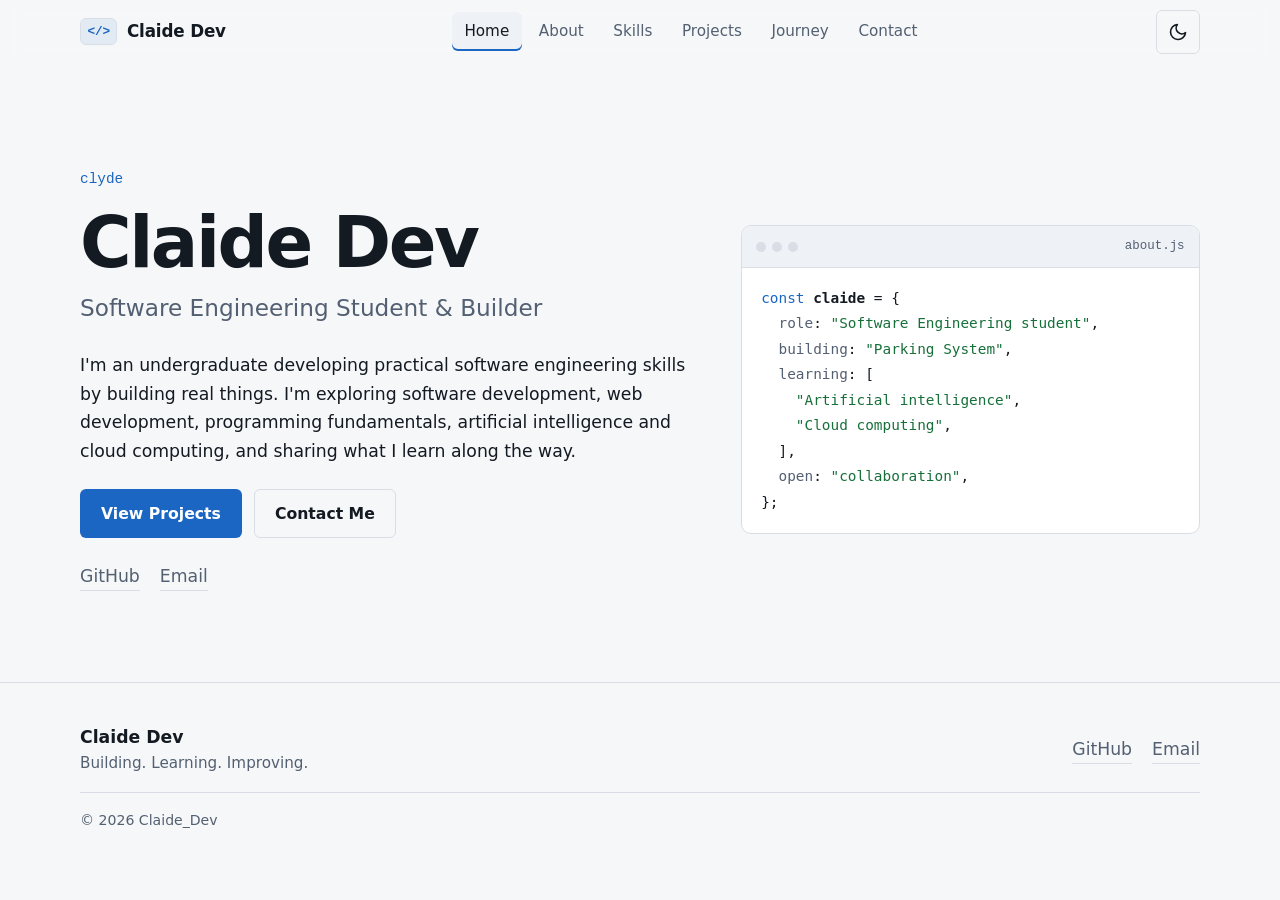
<file: index.html>
<!DOCTYPE html>
<html lang="en" data-theme="dark">
<head>
  <meta charset="utf-8">
  <meta name="viewport" content="width=device-width, initial-scale=1">
  <title>Claide Dev | Home</title>
  <meta name="description" content="Portfolio of Claide Mukabwa, a software engineering student and builder.">
  <meta name="author" content="Claide Mukabwa">
  <meta name="theme-color" content="#10161f">
  <link rel="icon" href="favicon.svg" type="image/svg+xml">
  <link rel="stylesheet" href="style.css">
  <script>
    (function () {
      var t = null;
      try { t = localStorage.getItem('theme'); } catch (e) {}
      if (t !== 'light' && t !== 'dark') {
        t = window.matchMedia && window.matchMedia('(prefers-color-scheme: light)').matches ? 'light' : 'dark';
      }
      document.documentElement.setAttribute('data-theme', t);
    })();
  </script>
</head>
<body>
  <a class="skip-link" href="#main">Skip to content</a>
  <div class="progress" aria-hidden="true"><div class="progress__bar" id="progressBar"></div></div>
  <header class="site-header" id="siteHeader">
    <div class="container nav">
      <a class="logo" href="index.html" aria-label="Claide Dev, home"><span class="logo__mark" aria-hidden="true">&lt;/&gt;</span><span>Claide Dev</span></a>
      <nav id="primaryNav" class="nav__menu" aria-label="Primary">
        <ul class="nav__list">
          <li><a href="index.html" class="nav__link">Home</a></li><li><a href="about.html" class="nav__link">About</a></li>
          <li><a href="skills.html" class="nav__link">Skills</a></li><li><a href="projects.html" class="nav__link">Projects</a></li>
          <li><a href="journey.html" class="nav__link">Journey</a></li><li><a href="contact.html" class="nav__link">Contact</a></li>
        </ul>
      </nav>
      <div class="nav__actions">
        <button class="icon-btn" id="themeToggle" type="button" aria-label="Switch to light theme"><svg class="icon icon--moon" viewBox="0 0 24 24" aria-hidden="true"><path d="M21 12.8A9 9 0 1 1 11.2 3a7 7 0 0 0 9.8 9.8z" fill="none" stroke="currentColor" stroke-width="2" stroke-linejoin="round"/></svg><svg class="icon icon--sun" viewBox="0 0 24 24" aria-hidden="true"><circle cx="12" cy="12" r="4" fill="none" stroke="currentColor" stroke-width="2"/><path d="M12 2v2M12 20v2M2 12h2M20 12h2M4.9 4.9l1.4 1.4M17.7 17.7l1.4 1.4M4.9 19.1l1.4-1.4M17.7 6.3l1.4-1.4" stroke="currentColor" stroke-width="2" stroke-linecap="round"/></svg></button>
        <button class="icon-btn nav__toggle" id="navToggle" type="button" aria-label="Open menu" aria-expanded="false" aria-controls="primaryNav"><svg class="icon" viewBox="0 0 24 24" aria-hidden="true"><path class="bar bar--1" d="M4 7h16" stroke="currentColor" stroke-width="2" stroke-linecap="round"/><path class="bar bar--2" d="M4 12h16" stroke="currentColor" stroke-width="2" stroke-linecap="round"/><path class="bar bar--3" d="M4 17h16" stroke="currentColor" stroke-width="2" stroke-linecap="round"/></svg></button>
      </div>
    </div>
  </header>
  <main id="main">
    <section class="hero" aria-labelledby="hero-title">
      <div class="container hero__grid">
        <div class="hero__copy">
          <p class="hero__kicker">clyde</p>
          <h1 id="hero-title" class="hero__title">Claide Dev</h1>
          <p class="hero__role">Software Engineering Student &amp; Builder</p>
          <p class="hero__intro">I'm an undergraduate developing practical software engineering skills by building real things. I'm exploring software development, web development, programming fundamentals, artificial intelligence and cloud computing, and sharing what I learn along the way.</p>
          <div class="btn-row"><a class="btn btn--primary" href="projects.html">View Projects</a><a class="btn btn--ghost" href="contact.html">Contact Me</a></div>
          <ul class="social" aria-label="Professional links"><li><a href="https://github.com/Clyde9189" target="_blank" rel="noopener noreferrer">GitHub<span class="sr-only"> (opens in a new tab)</span></a></li><li><a href="mailto:clydecyan91@gmail.com">Email</a></li></ul>
        </div>
        <figure class="hero__panel" aria-label="A short snapshot written as code">
          <div class="panel__bar" aria-hidden="true"><span></span><span></span><span></span><em>about.js</em></div>
          <pre class="panel__code"><code><span class="c-k">const</span> <span class="c-v">claide</span> = {
  <span class="c-p">role</span>: <span class="c-s">"Software Engineering student"</span>,
  <span class="c-p">building</span>: <span class="c-s">"Parking System"</span>,
  <span class="c-p">learning</span>: [
    <span class="c-s">"Artificial intelligence"</span>,
    <span class="c-s">"Cloud computing"</span>,
  ],
  <span class="c-p">open</span>: <span class="c-s">"collaboration"</span>,
};</code></pre>
        </figure>
      </div>
    </section>
  </main>
  <footer class="site-footer"><div class="container footer"><div><p class="footer__brand">Claide Dev</p><p class="footer__tag">Building. Learning. Improving.</p></div><ul class="social" aria-label="Footer links"><li><a href="https://github.com/Clyde9189" target="_blank" rel="noopener noreferrer">GitHub<span class="sr-only"> (opens in a new tab)</span></a></li><li><a href="mailto:clydecyan91@gmail.com">Email</a></li></ul><p class="footer__copy">&copy; <span id="year">2026</span> Claide_Dev</p></div></footer>
  <button class="to-top" id="toTop" type="button" aria-label="Back to top" hidden><svg class="icon" viewBox="0 0 24 24" aria-hidden="true"><path d="M12 19V5M5 12l7-7 7 7" fill="none" stroke="currentColor" stroke-width="2" stroke-linecap="round" stroke-linejoin="round"/></svg></button>
  <script src="script.js" defer></script>
</body>
</html>
</file>
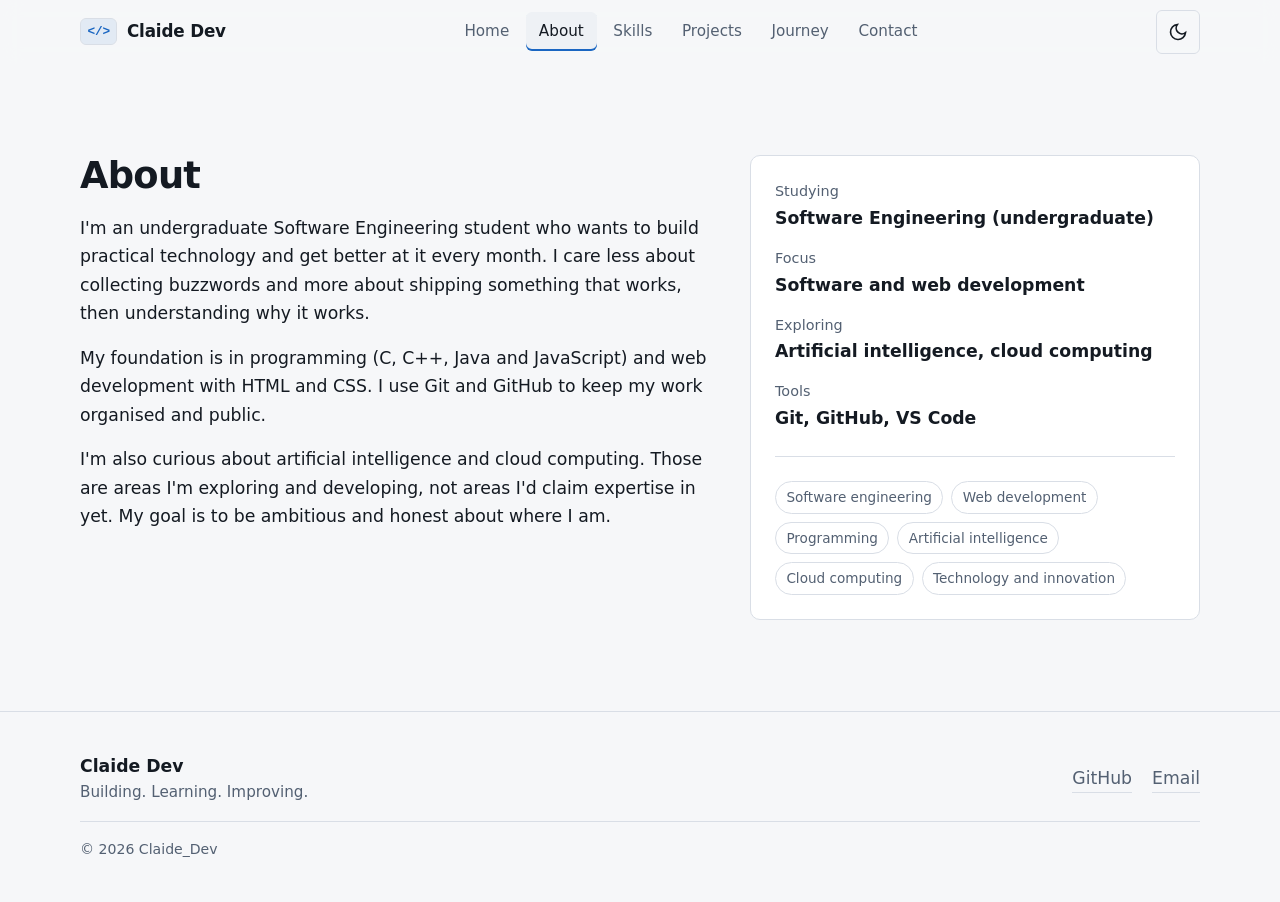
<file: about.html>
<!DOCTYPE html>
<html lang="en" data-theme="dark">
<head>
  <meta charset="utf-8"><meta name="viewport" content="width=device-width, initial-scale=1">
  <title>Claide Dev | About</title><meta name="description" content="About Claide Mukabwa, a software engineering student and builder."><meta name="theme-color" content="#10161f">
  <link rel="icon" href="favicon.svg" type="image/svg+xml"><link rel="stylesheet" href="style.css">
  <script>(function(){var t=null;try{t=localStorage.getItem('theme')}catch(e){}if(t!=='light'&&t!=='dark'){t=window.matchMedia&&window.matchMedia('(prefers-color-scheme: light)').matches?'light':'dark'}document.documentElement.setAttribute('data-theme',t)})();</script>
</head>
<body>
  <a class="skip-link" href="#main">Skip to content</a><div class="progress" aria-hidden="true"><div class="progress__bar" id="progressBar"></div></div>
  <header class="site-header" id="siteHeader"><div class="container nav">
    <a class="logo" href="index.html" aria-label="Claide Dev, home"><span class="logo__mark" aria-hidden="true">&lt;/&gt;</span><span>Claide Dev</span></a>
    <nav id="primaryNav" class="nav__menu" aria-label="Primary"><ul class="nav__list">
      <li><a href="index.html" class="nav__link">Home</a></li><li><a href="about.html" class="nav__link">About</a></li><li><a href="skills.html" class="nav__link">Skills</a></li><li><a href="projects.html" class="nav__link">Projects</a></li><li><a href="journey.html" class="nav__link">Journey</a></li><li><a href="contact.html" class="nav__link">Contact</a></li>
    </ul></nav>
    <div class="nav__actions"><button class="icon-btn" id="themeToggle" type="button" aria-label="Switch to light theme"><svg class="icon icon--moon" viewBox="0 0 24 24" aria-hidden="true"><path d="M21 12.8A9 9 0 1 1 11.2 3a7 7 0 0 0 9.8 9.8z" fill="none" stroke="currentColor" stroke-width="2"/></svg><svg class="icon icon--sun" viewBox="0 0 24 24" aria-hidden="true"><circle cx="12" cy="12" r="4" fill="none" stroke="currentColor" stroke-width="2"/><path d="M12 2v2M12 20v2M2 12h2M20 12h2" stroke="currentColor" stroke-width="2"/></svg></button><button class="icon-btn nav__toggle" id="navToggle" type="button" aria-label="Open menu" aria-expanded="false" aria-controls="primaryNav"><svg class="icon" viewBox="0 0 24 24" aria-hidden="true"><path class="bar bar--1" d="M4 7h16" stroke="currentColor" stroke-width="2"/><path class="bar bar--2" d="M4 12h16" stroke="currentColor" stroke-width="2"/><path class="bar bar--3" d="M4 17h16" stroke="currentColor" stroke-width="2"/></svg></button></div>
  </div></header>
  <main id="main"><section class="section" aria-labelledby="about-title"><div class="container about">
    <div><h1 id="about-title" class="section__title">About</h1><div class="prose">
      <p>I'm an undergraduate Software Engineering student who wants to build practical technology and get better at it every month. I care less about collecting buzzwords and more about shipping something that works, then understanding why it works.</p>
      <p>My foundation is in programming (C, C++, Java and JavaScript) and web development with HTML and CSS. I use Git and GitHub to keep my work organised and public.</p>
      <p>I'm also curious about artificial intelligence and cloud computing. Those are areas I'm exploring and developing, not areas I'd claim expertise in yet. My goal is to be ambitious and honest about where I am.</p>
    </div></div>
    <aside class="facts" aria-label="Quick facts"><dl><div><dt>Studying</dt><dd>Software Engineering (undergraduate)</dd></div><div><dt>Focus</dt><dd>Software and web development</dd></div><div><dt>Exploring</dt><dd>Artificial intelligence, cloud computing</dd></div><div><dt>Tools</dt><dd>Git, GitHub, VS Code</dd></div></dl><ul class="tags" aria-label="Interests"><li>Software engineering</li><li>Web development</li><li>Programming</li><li>Artificial intelligence</li><li>Cloud computing</li><li>Technology and innovation</li></ul></aside>
  </div></section></main>
  <footer class="site-footer"><div class="container footer"><div><p class="footer__brand">Claide Dev</p><p class="footer__tag">Building. Learning. Improving.</p></div><ul class="social" aria-label="Footer links"><li><a href="https://github.com/Clyde9189" target="_blank" rel="noopener noreferrer">GitHub</a></li><li><a href="mailto:clydecyan91@gmail.com">Email</a></li></ul><p class="footer__copy">&copy; <span id="year">2026</span> Claide_Dev</p></div></footer>
  <button class="to-top" id="toTop" type="button" aria-label="Back to top" hidden><svg class="icon" viewBox="0 0 24 24" aria-hidden="true"><path d="M12 19V5M5 12l7-7 7 7" fill="none" stroke="currentColor" stroke-width="2"/></svg></button><script src="script.js" defer></script>
</body></html>
</file>
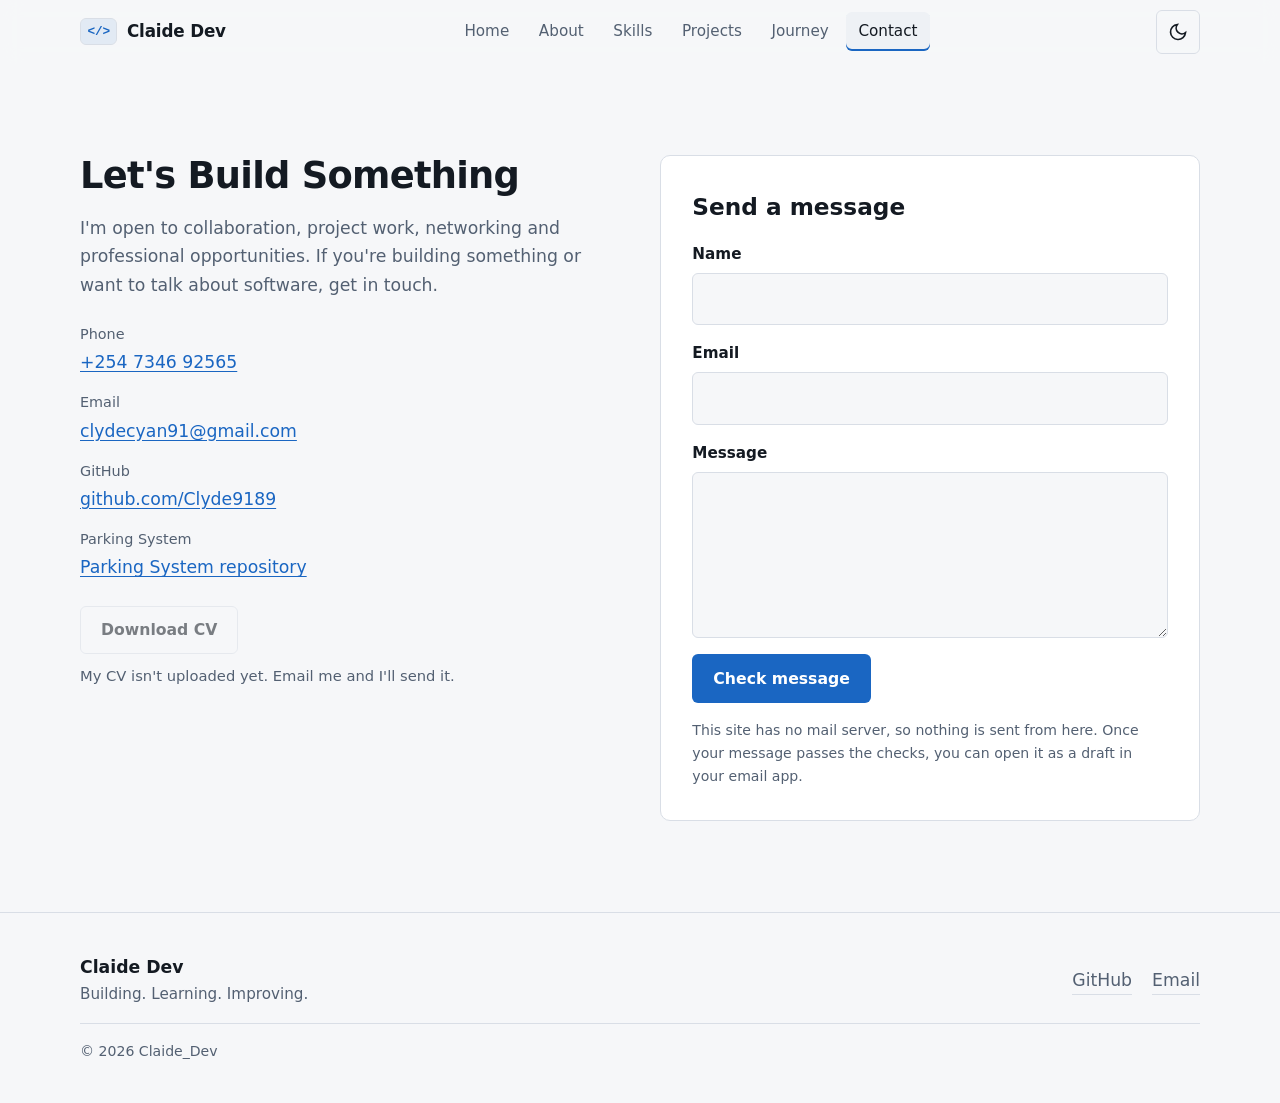
<file: contact.html>
<!DOCTYPE html>
<html lang="en" data-theme="dark">
<head><meta charset="utf-8"><meta name="viewport" content="width=device-width, initial-scale=1"><title>Claide Dev | Contact</title><meta name="description" content="Contact Claide Mukabwa about software projects and collaboration."><meta name="theme-color" content="#10161f"><link rel="icon" href="favicon.svg" type="image/svg+xml"><link rel="stylesheet" href="style.css"><script>(function(){var t=null;try{t=localStorage.getItem('theme')}catch(e){}if(t!=='light'&&t!=='dark'){t=window.matchMedia&&window.matchMedia('(prefers-color-scheme: light)').matches?'light':'dark'}document.documentElement.setAttribute('data-theme',t)})();</script></head>
<body><a class="skip-link" href="#main">Skip to content</a><div class="progress" aria-hidden="true"><div class="progress__bar" id="progressBar"></div></div>
<header class="site-header" id="siteHeader"><div class="container nav"><a class="logo" href="index.html" aria-label="Claide Dev, home"><span class="logo__mark" aria-hidden="true">&lt;/&gt;</span><span>Claide Dev</span></a><nav id="primaryNav" class="nav__menu" aria-label="Primary"><ul class="nav__list"><li><a href="index.html" class="nav__link">Home</a></li><li><a href="about.html" class="nav__link">About</a></li><li><a href="skills.html" class="nav__link">Skills</a></li><li><a href="projects.html" class="nav__link">Projects</a></li><li><a href="journey.html" class="nav__link">Journey</a></li><li><a href="contact.html" class="nav__link">Contact</a></li></ul></nav><div class="nav__actions"><button class="icon-btn" id="themeToggle" type="button" aria-label="Switch to light theme"><svg class="icon icon--moon" viewBox="0 0 24 24" aria-hidden="true"><path d="M21 12.8A9 9 0 1 1 11.2 3a7 7 0 0 0 9.8 9.8z" fill="none" stroke="currentColor" stroke-width="2"/></svg><svg class="icon icon--sun" viewBox="0 0 24 24" aria-hidden="true"><circle cx="12" cy="12" r="4" fill="none" stroke="currentColor" stroke-width="2"/></svg></button><button class="icon-btn nav__toggle" id="navToggle" type="button" aria-label="Open menu" aria-expanded="false" aria-controls="primaryNav"><svg class="icon" viewBox="0 0 24 24" aria-hidden="true"><path class="bar bar--1" d="M4 7h16"/><path class="bar bar--2" d="M4 12h16"/><path class="bar bar--3" d="M4 17h16"/></svg></button></div></div></header>
<main id="main"><section class="section" aria-labelledby="contact-title"><div class="container contact"><div><h1 id="contact-title" class="section__title">Let's Build Something</h1><p class="section__lead">I'm open to collaboration, project work, networking and professional opportunities. If you're building something or want to talk about software, get in touch.</p><ul class="contact__list"><li><span class="contact__label">Phone</span><a href="tel:+254734692565">+254 7346 92565</a></li><li><span class="contact__label">Email</span><a href="mailto:clydecyan91@gmail.com">clydecyan91@gmail.com</a></li><li><span class="contact__label">GitHub</span><a href="https://github.com/Clyde9189" target="_blank" rel="noopener noreferrer">github.com/Clyde9189<span class="sr-only"> (opens in a new tab)</span></a></li><li><span class="contact__label">Parking System</span><a href="https://github.com/Clyde9189/PARKING-SYSTEM.0.git" target="_blank" rel="noopener noreferrer">Parking System repository</a></li></ul><div class="cv"><a class="btn btn--ghost" id="cvButton" href="assets/Clyde.cv.pdf" download>Download CV</a><p class="cv__note" id="cvNote" hidden>My CV isn't uploaded yet. Email me and I'll send it.</p></div></div>
<form class="form" id="contactForm" novalidate><h2 class="form__title">Send a message</h2><div class="field"><label for="name">Name</label><input id="name" name="name" type="text" autocomplete="name" required aria-describedby="name-error"><p class="field__error" id="name-error" role="alert"></p></div><div class="field"><label for="email">Email</label><input id="email" name="email" type="email" autocomplete="email" required aria-describedby="email-error"><p class="field__error" id="email-error" role="alert"></p></div><div class="field"><label for="message">Message</label><textarea id="message" name="message" rows="5" required aria-describedby="message-error"></textarea><p class="field__error" id="message-error" role="alert"></p></div><button class="btn btn--primary" type="submit">Check message</button><div class="form__status" id="formStatus" role="status" aria-live="polite"></div><p class="form__hint">This site has no mail server, so nothing is sent from here. Once your message passes the checks, you can open it as a draft in your email app.</p></form></div></section></main>
<footer class="site-footer"><div class="container footer"><div><p class="footer__brand">Claide Dev</p><p class="footer__tag">Building. Learning. Improving.</p></div><ul class="social" aria-label="Footer links"><li><a href="https://github.com/Clyde9189" target="_blank" rel="noopener noreferrer">GitHub</a></li><li><a href="mailto:clydecyan91@gmail.com">Email</a></li></ul><p class="footer__copy">&copy; <span id="year">2026</span> Claide_Dev</p></div></footer><button class="to-top" id="toTop" type="button" aria-label="Back to top" hidden><svg class="icon" viewBox="0 0 24 24" aria-hidden="true"><path d="M12 19V5M5 12l7-7 7 7" fill="none" stroke="currentColor" stroke-width="2"/></svg></button><script src="script.js" defer></script></body></html>
</file>
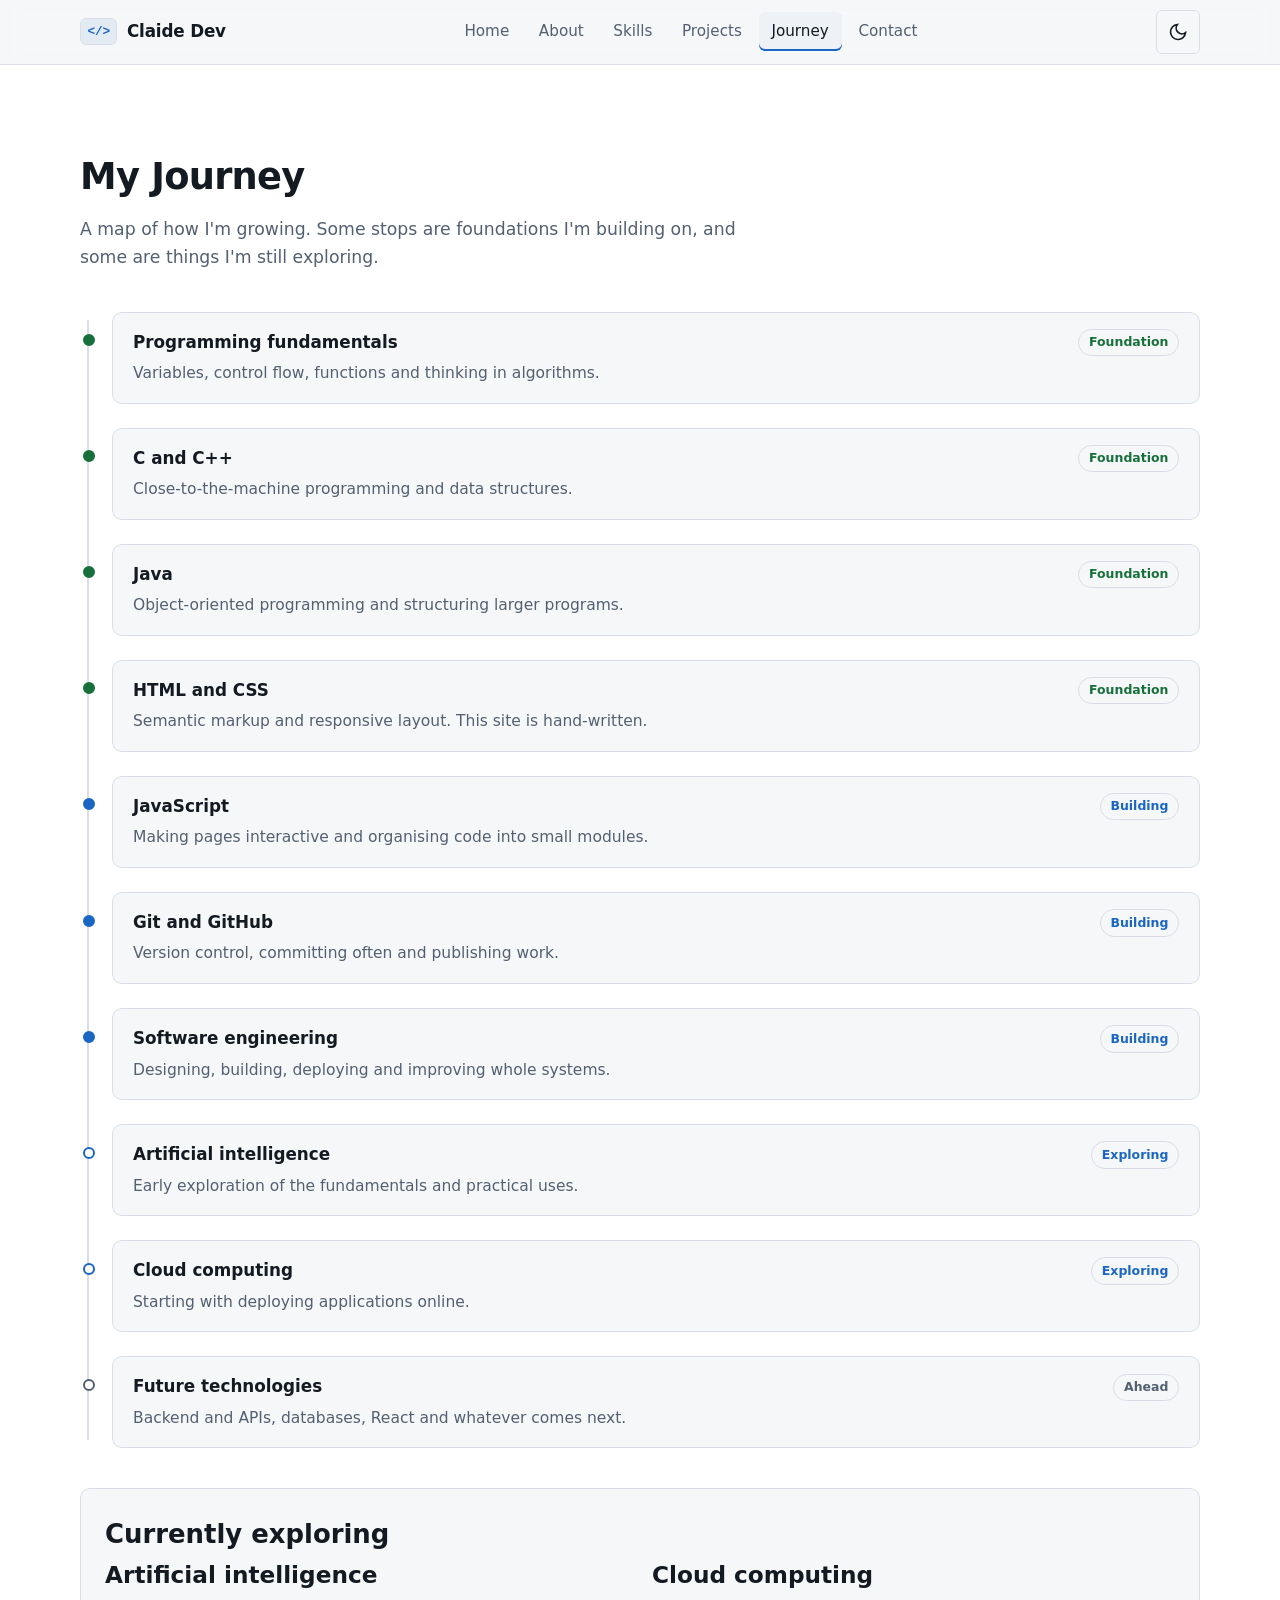
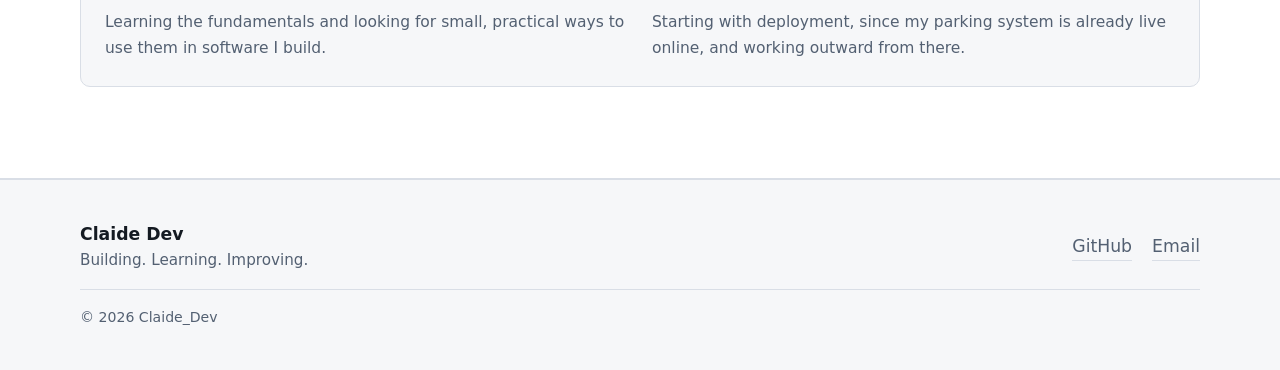
<file: journey.html>
<!DOCTYPE html>
<html lang="en" data-theme="dark">
<head><meta charset="utf-8"><meta name="viewport" content="width=device-width, initial-scale=1"><title>Claide Dev | Journey</title><meta name="description" content="Follow Claide's software engineering learning journey."><meta name="theme-color" content="#10161f"><link rel="icon" href="favicon.svg" type="image/svg+xml"><link rel="stylesheet" href="style.css"><script>(function(){var t=null;try{t=localStorage.getItem('theme')}catch(e){}if(t!=='light'&&t!=='dark'){t=window.matchMedia&&window.matchMedia('(prefers-color-scheme: light)').matches?'light':'dark'}document.documentElement.setAttribute('data-theme',t)})();</script></head>
<body><a class="skip-link" href="#main">Skip to content</a><div class="progress" aria-hidden="true"><div class="progress__bar" id="progressBar"></div></div>
<header class="site-header" id="siteHeader"><div class="container nav"><a class="logo" href="index.html" aria-label="Claide Dev, home"><span class="logo__mark" aria-hidden="true">&lt;/&gt;</span><span>Claide Dev</span></a><nav id="primaryNav" class="nav__menu" aria-label="Primary"><ul class="nav__list"><li><a href="index.html" class="nav__link">Home</a></li><li><a href="about.html" class="nav__link">About</a></li><li><a href="skills.html" class="nav__link">Skills</a></li><li><a href="projects.html" class="nav__link">Projects</a></li><li><a href="journey.html" class="nav__link">Journey</a></li><li><a href="contact.html" class="nav__link">Contact</a></li></ul></nav><div class="nav__actions"><button class="icon-btn" id="themeToggle" type="button" aria-label="Switch to light theme"><svg class="icon icon--moon" viewBox="0 0 24 24" aria-hidden="true"><path d="M21 12.8A9 9 0 1 1 11.2 3a7 7 0 0 0 9.8 9.8z" fill="none" stroke="currentColor" stroke-width="2"/></svg><svg class="icon icon--sun" viewBox="0 0 24 24" aria-hidden="true"><circle cx="12" cy="12" r="4" fill="none" stroke="currentColor" stroke-width="2"/></svg></button><button class="icon-btn nav__toggle" id="navToggle" type="button" aria-label="Open menu" aria-expanded="false" aria-controls="primaryNav"><svg class="icon" viewBox="0 0 24 24" aria-hidden="true"><path class="bar bar--1" d="M4 7h16"/><path class="bar bar--2" d="M4 12h16"/><path class="bar bar--3" d="M4 17h16"/></svg></button></div></div></header>
<main id="main"><section class="section section--alt" aria-labelledby="journey-title"><div class="container"><h1 id="journey-title" class="section__title">My Journey</h1><p class="section__lead">A map of how I'm growing. Some stops are foundations I'm building on, and some are things I'm still exploring.</p><ol class="timeline" id="timeline"></ol><div class="exploring reveal"><h2>Currently exploring</h2><div class="exploring__grid"><div><h3>Artificial intelligence</h3><p>Learning the fundamentals and looking for small, practical ways to use them in software I build.</p></div><div><h3>Cloud computing</h3><p>Starting with deployment, since my parking system is already live online, and working outward from there.</p></div></div></div></div></section></main>
<footer class="site-footer"><div class="container footer"><div><p class="footer__brand">Claide Dev</p><p class="footer__tag">Building. Learning. Improving.</p></div><ul class="social" aria-label="Footer links"><li><a href="https://github.com/Clyde9189" target="_blank" rel="noopener noreferrer">GitHub</a></li><li><a href="mailto:clydecyan91@gmail.com">Email</a></li></ul><p class="footer__copy">&copy; <span id="year">2026</span> Claide_Dev</p></div></footer><button class="to-top" id="toTop" type="button" aria-label="Back to top" hidden><svg class="icon" viewBox="0 0 24 24" aria-hidden="true"><path d="M12 19V5M5 12l7-7 7 7" fill="none" stroke="currentColor" stroke-width="2"/></svg></button><script src="script.js" defer></script></body></html>
</file>
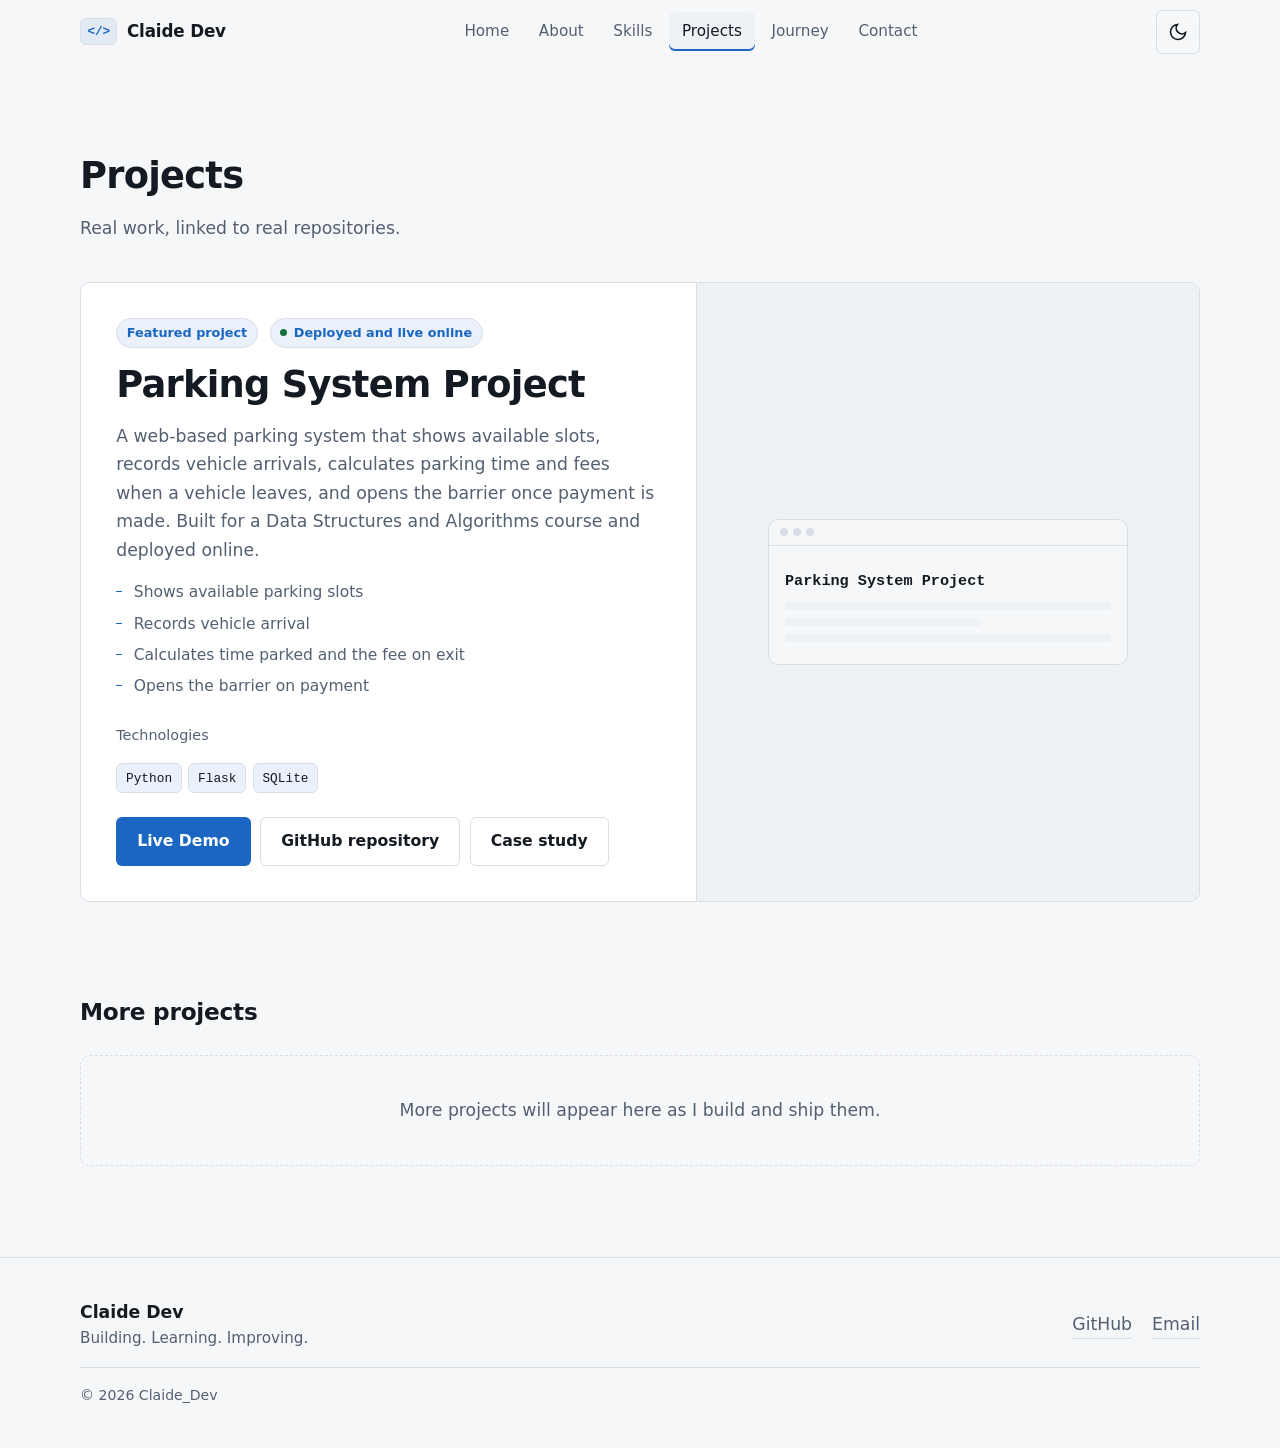
<file: projects.html>
<!DOCTYPE html>
<html lang="en" data-theme="dark">
<head><meta charset="utf-8"><meta name="viewport" content="width=device-width, initial-scale=1"><title>Claide Dev | Projects</title><meta name="description" content="Software projects built by Claide Mukabwa."><meta name="theme-color" content="#10161f"><link rel="icon" href="favicon.svg" type="image/svg+xml"><link rel="stylesheet" href="style.css"><script>(function(){var t=null;try{t=localStorage.getItem('theme')}catch(e){}if(t!=='light'&&t!=='dark'){t=window.matchMedia&&window.matchMedia('(prefers-color-scheme: light)').matches?'light':'dark'}document.documentElement.setAttribute('data-theme',t)})();</script></head>
<body><a class="skip-link" href="#main">Skip to content</a><div class="progress" aria-hidden="true"><div class="progress__bar" id="progressBar"></div></div>
<header class="site-header" id="siteHeader"><div class="container nav"><a class="logo" href="index.html" aria-label="Claide Dev, home"><span class="logo__mark" aria-hidden="true">&lt;/&gt;</span><span>Claide Dev</span></a><nav id="primaryNav" class="nav__menu" aria-label="Primary"><ul class="nav__list"><li><a href="index.html" class="nav__link">Home</a></li><li><a href="about.html" class="nav__link">About</a></li><li><a href="skills.html" class="nav__link">Skills</a></li><li><a href="projects.html" class="nav__link">Projects</a></li><li><a href="journey.html" class="nav__link">Journey</a></li><li><a href="contact.html" class="nav__link">Contact</a></li></ul></nav><div class="nav__actions"><button class="icon-btn" id="themeToggle" type="button" aria-label="Switch to light theme"><svg class="icon icon--moon" viewBox="0 0 24 24" aria-hidden="true"><path d="M21 12.8A9 9 0 1 1 11.2 3a7 7 0 0 0 9.8 9.8z" fill="none" stroke="currentColor" stroke-width="2"/></svg><svg class="icon icon--sun" viewBox="0 0 24 24" aria-hidden="true"><circle cx="12" cy="12" r="4" fill="none" stroke="currentColor" stroke-width="2"/></svg></button><button class="icon-btn nav__toggle" id="navToggle" type="button" aria-label="Open menu" aria-expanded="false" aria-controls="primaryNav"><svg class="icon" viewBox="0 0 24 24" aria-hidden="true"><path class="bar bar--1" d="M4 7h16"/><path class="bar bar--2" d="M4 12h16"/><path class="bar bar--3" d="M4 17h16"/></svg></button></div></div></header>
<main id="main"><section class="section" aria-labelledby="projects-title"><div class="container"><h1 id="projects-title" class="section__title">Projects</h1><p class="section__lead">Real work, linked to real repositories.</p><div id="featuredProject" class="featured reveal"></div><div class="projects-head"><h2 class="projects-head__title">More projects</h2><div class="filters" id="projectFilters" role="group" aria-label="Filter projects by category" hidden></div></div><div class="project-grid" id="projectGrid" aria-live="polite"></div></div></section></main>
<footer class="site-footer"><div class="container footer"><div><p class="footer__brand">Claide Dev</p><p class="footer__tag">Building. Learning. Improving.</p></div><ul class="social" aria-label="Footer links"><li><a href="https://github.com/Clyde9189" target="_blank" rel="noopener noreferrer">GitHub</a></li><li><a href="mailto:clydecyan91@gmail.com">Email</a></li></ul><p class="footer__copy">&copy; <span id="year">2026</span> Claide_Dev</p></div></footer><button class="to-top" id="toTop" type="button" aria-label="Back to top" hidden><svg class="icon" viewBox="0 0 24 24" aria-hidden="true"><path d="M12 19V5M5 12l7-7 7 7" fill="none" stroke="currentColor" stroke-width="2"/></svg></button>
<dialog class="dialog" id="caseDialog" aria-labelledby="caseTitle"><div class="dialog__head"><h2 id="caseTitle" class="dialog__title">Case study</h2><button class="icon-btn" type="button" id="caseClose" aria-label="Close case study"><svg class="icon" viewBox="0 0 24 24" aria-hidden="true"><path d="M6 6l12 12M18 6 6 18" stroke="currentColor" stroke-width="2"/></svg></button></div><div class="dialog__body" id="caseBody"></div></dialog><script src="script.js" defer></script></body></html>
</file>
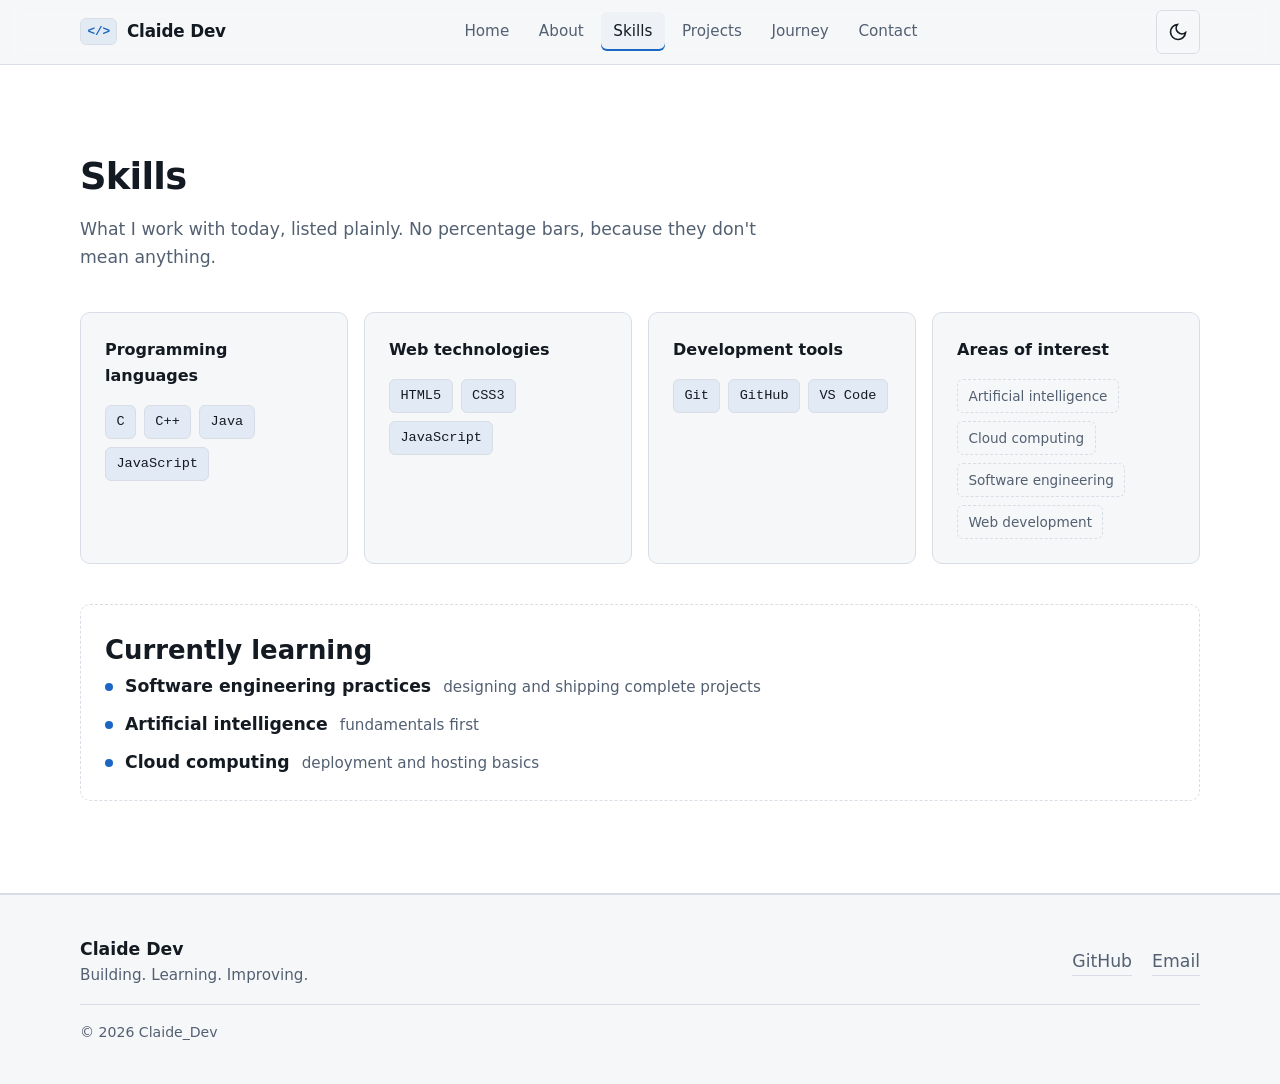
<file: skills.html>
<!DOCTYPE html>
<html lang="en" data-theme="dark">
<head><meta charset="utf-8"><meta name="viewport" content="width=device-width, initial-scale=1"><title>Claide Dev | Skills</title><meta name="description" content="Programming, web development and tools I work with."><meta name="theme-color" content="#10161f"><link rel="icon" href="favicon.svg" type="image/svg+xml"><link rel="stylesheet" href="style.css"><script>(function(){var t=null;try{t=localStorage.getItem('theme')}catch(e){}if(t!=='light'&&t!=='dark'){t=window.matchMedia&&window.matchMedia('(prefers-color-scheme: light)').matches?'light':'dark'}document.documentElement.setAttribute('data-theme',t)})();</script></head>
<body><a class="skip-link" href="#main">Skip to content</a><div class="progress" aria-hidden="true"><div class="progress__bar" id="progressBar"></div></div>
<header class="site-header" id="siteHeader"><div class="container nav"><a class="logo" href="index.html" aria-label="Claide Dev, home"><span class="logo__mark" aria-hidden="true">&lt;/&gt;</span><span>Claide Dev</span></a><nav id="primaryNav" class="nav__menu" aria-label="Primary"><ul class="nav__list"><li><a href="index.html" class="nav__link">Home</a></li><li><a href="about.html" class="nav__link">About</a></li><li><a href="skills.html" class="nav__link">Skills</a></li><li><a href="projects.html" class="nav__link">Projects</a></li><li><a href="journey.html" class="nav__link">Journey</a></li><li><a href="contact.html" class="nav__link">Contact</a></li></ul></nav><div class="nav__actions"><button class="icon-btn" id="themeToggle" type="button" aria-label="Switch to light theme"><svg class="icon icon--moon" viewBox="0 0 24 24" aria-hidden="true"><path d="M21 12.8A9 9 0 1 1 11.2 3a7 7 0 0 0 9.8 9.8z" fill="none" stroke="currentColor" stroke-width="2"/></svg><svg class="icon icon--sun" viewBox="0 0 24 24" aria-hidden="true"><circle cx="12" cy="12" r="4" fill="none" stroke="currentColor" stroke-width="2"/></svg></button><button class="icon-btn nav__toggle" id="navToggle" type="button" aria-label="Open menu" aria-expanded="false" aria-controls="primaryNav"><svg class="icon" viewBox="0 0 24 24" aria-hidden="true"><path class="bar bar--1" d="M4 7h16"/><path class="bar bar--2" d="M4 12h16"/><path class="bar bar--3" d="M4 17h16"/></svg></button></div></div></header>
<main id="main"><section class="section section--alt" aria-labelledby="skills-title"><div class="container"><h1 id="skills-title" class="section__title">Skills</h1><p class="section__lead">What I work with today, listed plainly. No percentage bars, because they don't mean anything.</p><div class="skills-grid">
<article class="skill-group reveal"><h2>Programming languages</h2><ul class="chips"><li>C</li><li>C++</li><li>Java</li><li>JavaScript</li></ul></article><article class="skill-group reveal"><h2>Web technologies</h2><ul class="chips"><li>HTML5</li><li>CSS3</li><li>JavaScript</li></ul></article><article class="skill-group reveal"><h2>Development tools</h2><ul class="chips"><li>Git</li><li>GitHub</li><li>VS Code</li></ul></article><article class="skill-group reveal"><h2>Areas of interest</h2><ul class="chips chips--outline"><li>Artificial intelligence</li><li>Cloud computing</li><li>Software engineering</li><li>Web development</li></ul></article>
</div><div class="learning reveal"><h2>Currently learning</h2><ul class="learning__list" id="learningList"></ul></div></div></section></main>
<footer class="site-footer"><div class="container footer"><div><p class="footer__brand">Claide Dev</p><p class="footer__tag">Building. Learning. Improving.</p></div><ul class="social" aria-label="Footer links"><li><a href="https://github.com/Clyde9189" target="_blank" rel="noopener noreferrer">GitHub</a></li><li><a href="mailto:clydecyan91@gmail.com">Email</a></li></ul><p class="footer__copy">&copy; <span id="year">2026</span> Claide_Dev</p></div></footer><button class="to-top" id="toTop" type="button" aria-label="Back to top" hidden><svg class="icon" viewBox="0 0 24 24" aria-hidden="true"><path d="M12 19V5M5 12l7-7 7 7" fill="none" stroke="currentColor" stroke-width="2"/></svg></button><script src="script.js" defer></script></body></html>
</file>
<file: style.css>
/* ==========================================================================
   ClydeDev portfolio: styles
   Structure: tokens > base > layout > components > sections > utilities
   ========================================================================== */

/* ---------- Design tokens ---------- */
:root {
  --font-sans: system-ui, -apple-system, "Segoe UI", Roboto, "Helvetica Neue", Arial, sans-serif;
  --font-mono: ui-monospace, "SF Mono", SFMono-Regular, Menlo, Consolas, "Liberation Mono", monospace;

  --step--1: clamp(0.84rem, 0.82rem + 0.1vw, 0.9rem);
  --step-0: clamp(1rem, 0.97rem + 0.15vw, 1.08rem);
  --step-1: clamp(1.2rem, 1.1rem + 0.5vw, 1.45rem);
  --step-2: clamp(1.6rem, 1.3rem + 1.4vw, 2.3rem);
  --step-3: clamp(2.5rem, 1.8rem + 3.4vw, 4.4rem);

  --space-1: 0.5rem;
  --space-2: 1rem;
  --space-3: 1.5rem;
  --space-4: 2.5rem;
  --space-5: clamp(3.5rem, 2.5rem + 4vw, 6rem);

  --radius: 10px;
  --radius-sm: 6px;
  --header-h: 64px;
  --container: 1120px;
  --ease: cubic-bezier(0.2, 0.7, 0.2, 1);
}

/* Dark is the default */
:root,
:root[data-theme="dark"] {
  --bg: #10161f;
  --surface: #171f2b;
  --surface-2: #1e2836;
  --line: #2b3646;
  --text: #e6eaf0;
  --muted: #9aa7b8;
  --accent: #6cb6ff;
  --accent-ink: #06121f;
  --accent-soft: rgba(108, 182, 255, 0.12);
  --ok: #7ddc9c;
  --danger: #ff8f8f;
  color-scheme: dark;
}

:root[data-theme="light"] {
  --bg: #f6f7f9;
  --surface: #ffffff;
  --surface-2: #eef1f5;
  --line: #d9dee6;
  --text: #141a22;
  --muted: #536072;
  --accent: #1a66c2;
  --accent-ink: #ffffff;
  --accent-soft: rgba(26, 102, 194, 0.09);
  --ok: #17703a;
  --danger: #b42318;
  color-scheme: light;
}

/* ---------- Base ---------- */
*, *::before, *::after { box-sizing: border-box; }

html {
  scroll-behavior: smooth;
  scroll-padding-top: calc(var(--header-h) + 12px);
  -webkit-text-size-adjust: 100%;
}

body {
  margin: 0;
  font-family: var(--font-sans);
  font-size: var(--step-0);
  line-height: 1.65;
  color: var(--text);
  background: var(--bg);
  overflow-x: hidden;
}

img, svg { max-width: 100%; display: block; }
h1, h2, h3, h4, p, ul, ol, dl, dd, figure { margin: 0; }
ul, ol { padding: 0; list-style: none; }
a { color: var(--accent); text-underline-offset: 3px; }
a:hover { text-decoration-thickness: 2px; }
button, input, textarea { font: inherit; color: inherit; }

:focus-visible {
  outline: 3px solid var(--accent);
  outline-offset: 3px;
  border-radius: 4px;
}

::selection { background: var(--accent); color: var(--accent-ink); }

.container { width: min(100% - 2.5rem, var(--container)); margin-inline: auto; }

.sr-only {
  position: absolute; width: 1px; height: 1px; padding: 0; margin: -1px;
  overflow: hidden; clip: rect(0, 0, 0, 0); white-space: nowrap; border: 0;
}

.skip-link {
  position: fixed; left: 1rem; top: -4rem; z-index: 200;
  background: var(--accent); color: var(--accent-ink);
  padding: 0.6rem 1rem; border-radius: var(--radius-sm); font-weight: 600;
  text-decoration: none; transition: top 0.2s;
}
.skip-link:focus { top: 1rem; }

[hidden] { display: none !important; }

/* ---------- Progress bar ---------- */
.progress { position: fixed; inset: 0 0 auto 0; height: 3px; z-index: 120; background: transparent; }
.progress__bar { height: 100%; width: 100%; background: var(--accent); transform: scaleX(0); transform-origin: left; }

/* ---------- Header / navigation ---------- */
.site-header {
  position: sticky; top: 0; z-index: 100; height: var(--header-h);
  background: color-mix(in srgb, var(--bg) 88%, transparent);
  -webkit-backdrop-filter: blur(10px); backdrop-filter: blur(10px);
  border-bottom: 1px solid transparent;
  transition: border-color 0.25s;
}
.site-header.is-scrolled { border-bottom-color: var(--line); }

.nav { height: 100%; display: flex; align-items: center; justify-content: space-between; gap: var(--space-2); }

.logo {
  display: inline-flex; align-items: center; gap: 0.6rem;
  font-weight: 700; font-size: 1.05rem; letter-spacing: -0.01em;
  color: var(--text); text-decoration: none;
}
.logo__mark {
  font-family: var(--font-mono); font-size: 0.8rem; font-weight: 600;
  color: var(--accent); background: var(--accent-soft);
  border: 1px solid var(--line); border-radius: var(--radius-sm);
  padding: 0.15rem 0.4rem;
}

.nav__list { display: flex; gap: 0.25rem; }
.nav__link {
  display: block; padding: 0.45rem 0.8rem; border-radius: var(--radius-sm);
  color: var(--muted); text-decoration: none; font-size: 0.95rem; font-weight: 500;
  transition: color 0.2s, background-color 0.2s;
}
.nav__link:hover { color: var(--text); background: var(--surface); }
.nav__link.is-active { color: var(--text); background: var(--surface-2); box-shadow: inset 0 -2px 0 var(--accent); }

.nav__actions { display: flex; align-items: center; gap: 0.4rem; }

.icon-btn {
  display: inline-grid; place-items: center; width: 44px; height: 44px;
  background: transparent; border: 1px solid var(--line); border-radius: var(--radius-sm);
  color: var(--text); cursor: pointer; transition: background-color 0.2s, border-color 0.2s;
}
.icon-btn:hover { background: var(--surface); border-color: var(--muted); }
.icon { width: 20px; height: 20px; }

/* Theme icon: show the icon for the theme you would switch to */
.icon--sun { display: none; }
:root[data-theme="dark"] .icon--sun { display: block; }
:root[data-theme="dark"] .icon--moon { display: none; }
:root[data-theme="light"] .icon--moon { display: block; }
:root[data-theme="light"] .icon--sun { display: none; }

.nav__toggle { display: none; }
.nav__toggle .bar { transform-origin: center; transition: transform 0.25s var(--ease), opacity 0.2s; }
.nav__toggle[aria-expanded="true"] .bar--1 { transform: translateY(5px) rotate(45deg); }
.nav__toggle[aria-expanded="true"] .bar--2 { opacity: 0; }
.nav__toggle[aria-expanded="true"] .bar--3 { transform: translateY(-5px) rotate(-45deg); }

@media (max-width: 800px) {
  .nav__toggle { display: inline-grid; }
  .nav__menu {
    position: fixed; inset: var(--header-h) 0 auto 0;
    background: var(--bg); border-bottom: 1px solid var(--line);
    padding: 0.75rem 1.25rem 1.25rem;
    transform: translateY(-8px); opacity: 0; visibility: hidden;
    transition: transform 0.25s var(--ease), opacity 0.2s, visibility 0.25s;
    max-height: calc(100dvh - var(--header-h)); overflow-y: auto;
  }
  .nav__menu.is-open { transform: none; opacity: 1; visibility: visible; }
  .nav__list { flex-direction: column; gap: 0.15rem; }
  .nav__link { padding: 0.9rem 0.75rem; font-size: 1.05rem; }
}

/* ---------- Buttons ---------- */
.btn {
  display: inline-flex; align-items: center; justify-content: center;
  min-height: 46px; padding: 0.65rem 1.25rem;
  border-radius: var(--radius-sm); border: 1px solid transparent;
  font-weight: 600; font-size: 0.98rem; text-decoration: none; cursor: pointer;
  transition: background-color 0.2s, border-color 0.2s, color 0.2s;
}
.btn--primary { background: var(--accent); color: var(--accent-ink); }
.btn--primary:hover { filter: brightness(1.08); text-decoration: none; }
.btn--ghost { background: transparent; color: var(--text); border-color: var(--line); }
.btn--ghost:hover { background: var(--surface); border-color: var(--muted); text-decoration: none; }
.btn[aria-disabled="true"] { opacity: 0.55; cursor: not-allowed; }
.btn-row { display: flex; flex-wrap: wrap; gap: 0.75rem; }

/* ---------- Sections ---------- */
.section { padding-block: var(--space-5); }
.section--alt { background: var(--surface); border-block: 1px solid var(--line); }
.section__title { font-size: var(--step-2); line-height: 1.15; letter-spacing: -0.02em; margin-bottom: var(--space-2); }
.section__lead { color: var(--muted); max-width: 62ch; margin-bottom: var(--space-4); }

/* ---------- Hero ---------- */
.hero { padding-block: clamp(2.5rem, 2rem + 6vw, 6.5rem) var(--space-5); }
.hero__grid { display: grid; grid-template-columns: minmax(0, 1.15fr) minmax(0, 0.85fr); gap: var(--space-4); align-items: center; }
.hero__kicker { font-family: var(--font-mono); font-size: var(--step--1); color: var(--accent); margin-bottom: var(--space-2); }
.hero__title { font-size: var(--step-3); line-height: 1.02; letter-spacing: -0.035em; font-weight: 750; }
.hero__role { font-size: var(--step-1); color: var(--muted); margin-top: 0.6rem; font-weight: 500; }
.hero__intro { max-width: 58ch; margin-block: var(--space-3); color: var(--text); }

.social { display: flex; flex-wrap: wrap; gap: 0.25rem 1.25rem; margin-top: var(--space-3); }
.social a { color: var(--muted); font-weight: 500; text-decoration: none; border-bottom: 1px solid var(--line); padding-block: 0.25rem; }
.social a:hover { color: var(--accent); border-bottom-color: var(--accent); }

.hero__panel { background: var(--surface); border: 1px solid var(--line); border-radius: var(--radius); overflow: hidden; }
.panel__bar { display: flex; align-items: center; gap: 6px; padding: 0.65rem 0.9rem; border-bottom: 1px solid var(--line); background: var(--surface-2); }
.panel__bar span { width: 10px; height: 10px; border-radius: 50%; background: var(--line); }
.panel__bar em { margin-left: auto; font-style: normal; font-family: var(--font-mono); font-size: 0.78rem; color: var(--muted); }
.panel__code { margin: 0; padding: 1.1rem 1.2rem; font-family: var(--font-mono); font-size: clamp(0.78rem, 0.72rem + 0.3vw, 0.9rem); line-height: 1.7; overflow-x: auto; tab-size: 2; }
.c-k { color: var(--accent); }
.c-v { color: var(--text); font-weight: 600; }
.c-p { color: var(--muted); }
.c-s { color: var(--ok); }

/* One deliberate entrance: the hero copy and panel settle in on load */
@media (prefers-reduced-motion: no-preference) {
  .hero__copy, .hero__panel { animation: settle 0.7s var(--ease) both; }
  .hero__panel { animation-delay: 0.12s; }
}
@keyframes settle { from { opacity: 0; transform: translateY(14px); } to { opacity: 1; transform: none; } }

@media (max-width: 900px) {
  .hero__grid { grid-template-columns: minmax(0, 1fr); }
}

/* ---------- About ---------- */
.about { display: grid; grid-template-columns: minmax(0, 1.4fr) minmax(0, 1fr); gap: var(--space-4); align-items: start; }
.prose { display: grid; gap: var(--space-2); max-width: 62ch; }
.facts { background: var(--surface); border: 1px solid var(--line); border-radius: var(--radius); padding: var(--space-3); }
.facts dl { display: grid; gap: 0.9rem; }
.facts dt { font-size: var(--step--1); color: var(--muted); }
.facts dd { font-weight: 600; }
.tags { display: flex; flex-wrap: wrap; gap: 0.5rem; margin-top: var(--space-3); padding-top: var(--space-3); border-top: 1px solid var(--line); }
.tags li { font-size: 0.85rem; padding: 0.25rem 0.65rem; border: 1px solid var(--line); border-radius: 999px; color: var(--muted); }

@media (max-width: 800px) { .about { grid-template-columns: minmax(0, 1fr); } }

/* ---------- Skills ---------- */
.skills-grid { display: grid; grid-template-columns: repeat(auto-fit, minmax(min(100%, 240px), 1fr)); gap: var(--space-2); }
.skill-group { background: var(--bg); border: 1px solid var(--line); border-radius: var(--radius); padding: var(--space-3); }
.skill-group h2, .skill-group h3 { font-size: 1rem; margin-bottom: var(--space-2); }
.chips { display: flex; flex-wrap: wrap; gap: 0.5rem; }
.chips li { font-family: var(--font-mono); font-size: 0.85rem; padding: 0.3rem 0.65rem; background: var(--accent-soft); border: 1px solid var(--line); border-radius: var(--radius-sm); }
.chips--outline li { background: transparent; font-family: var(--font-sans); color: var(--muted); border-style: dashed; }

.learning { margin-top: var(--space-4); padding: var(--space-3); border: 1px dashed var(--line); border-radius: var(--radius); }
.learning h3 { font-size: 1rem; margin-bottom: var(--space-2); }
.learning__list { display: grid; gap: 0.6rem; }
.learning__list li { display: flex; gap: 0.75rem; align-items: baseline; }
.learning__list strong { font-weight: 600; }
.learning__list span { color: var(--muted); font-size: 0.95rem; }
.learning__list li::before { content: ""; flex: none; width: 8px; height: 8px; border-radius: 50%; background: var(--accent); transform: translateY(-1px); }

/* ---------- Projects ---------- */
.featured { display: grid; grid-template-columns: minmax(0, 1.1fr) minmax(0, 0.9fr); background: var(--surface); border: 1px solid var(--line); border-radius: var(--radius); overflow: hidden; margin-bottom: var(--space-5); }
.featured__body { padding: clamp(1.25rem, 1rem + 1.5vw, 2.25rem); display: flex; flex-direction: column; align-items: flex-start; gap: var(--space-2); }
.badge { display: inline-flex; align-items: center; gap: 0.4rem; font-size: 0.8rem; font-weight: 600; padding: 0.2rem 0.6rem; border-radius: 999px; background: var(--accent-soft); color: var(--accent); border: 1px solid var(--line); }
.badge--live::before { content: ""; width: 7px; height: 7px; border-radius: 50%; background: var(--ok); }
.featured__title { font-size: var(--step-2); line-height: 1.15; letter-spacing: -0.02em; }
.featured__desc { color: var(--muted); max-width: 56ch; }
.featured__list { display: grid; gap: 0.35rem; color: var(--muted); font-size: 0.97rem; }
.featured__list li { padding-left: 1.1rem; position: relative; }
.featured__list li::before { content: ""; position: absolute; left: 0; top: 0.7em; width: 6px; height: 1px; background: var(--accent); }

.shot { background: var(--surface-2); border-left: 1px solid var(--line); display: grid; place-items: center; min-height: 260px; padding: var(--space-3); }
.shot img { width: 100%; height: 100%; object-fit: cover; }
.shot__window { width: min(100%, 360px); border: 1px solid var(--line); border-radius: var(--radius); background: var(--bg); overflow: hidden; }
.shot__bar { display: flex; gap: 5px; padding: 0.55rem 0.7rem; border-bottom: 1px solid var(--line); }
.shot__bar span { width: 8px; height: 8px; border-radius: 50%; background: var(--line); }
.shot__content { padding: 1.4rem 1rem; font-family: var(--font-mono); font-size: 0.82rem; color: var(--muted); display: grid; gap: 0.5rem; }
.shot__content strong { color: var(--text); font-size: 0.95rem; }
.shot__row { height: 8px; border-radius: 4px; background: var(--surface-2); }
.shot__row--short { width: 60%; }

.meta-title { font-size: var(--step--1); color: var(--muted); font-weight: 500; margin-top: var(--space-1); }
.tech { display: flex; flex-wrap: wrap; gap: 0.4rem; }
.tech li { font-family: var(--font-mono); font-size: 0.8rem; padding: 0.2rem 0.55rem; border: 1px solid var(--line); border-radius: var(--radius-sm); background: var(--accent-soft); }
.tech--placeholder li { background: transparent; color: var(--muted); border-style: dashed; font-family: var(--font-sans); }
.card-actions { display: flex; flex-wrap: wrap; gap: 0.6rem; margin-top: auto; padding-top: var(--space-1); }

.projects-head { display: flex; flex-wrap: wrap; align-items: center; justify-content: space-between; gap: var(--space-2); margin-bottom: var(--space-3); }
.projects-head__title { font-size: var(--step-1); letter-spacing: -0.01em; }
.filters { display: flex; flex-wrap: wrap; gap: 0.4rem; }
.filter { min-height: 40px; padding: 0.35rem 0.9rem; border-radius: 999px; background: transparent; border: 1px solid var(--line); color: var(--muted); cursor: pointer; font-weight: 500; font-size: 0.9rem; transition: background-color 0.2s, color 0.2s, border-color 0.2s; }
.filter:hover { color: var(--text); border-color: var(--muted); }
.filter[aria-pressed="true"] { background: var(--accent); color: var(--accent-ink); border-color: var(--accent); }

.project-grid { display: grid; grid-template-columns: repeat(auto-fill, minmax(min(100%, 300px), 1fr)); gap: var(--space-2); }
.project-card { display: flex; flex-direction: column; gap: 0.75rem; background: var(--surface); border: 1px solid var(--line); border-radius: var(--radius); padding: var(--space-3); }
.project-card h4 { font-size: 1.1rem; }
.project-card p { color: var(--muted); font-size: 0.97rem; }
.project-card .shot { min-height: 150px; border: 1px solid var(--line); border-radius: var(--radius-sm); padding: 0; overflow: hidden; }

.empty { grid-column: 1 / -1; padding: var(--space-4) var(--space-3); border: 1px dashed var(--line); border-radius: var(--radius); color: var(--muted); text-align: center; }

@media (max-width: 860px) {
  .featured { grid-template-columns: minmax(0, 1fr); }
  .shot { border-left: 0; border-top: 1px solid var(--line); min-height: 200px; order: -1; border-top: 0; border-bottom: 1px solid var(--line); }
}

/* ---------- Case study dialog ---------- */
.dialog { width: min(92vw, 680px); max-height: 86dvh; padding: 0; border: 1px solid var(--line); border-radius: var(--radius); background: var(--surface); color: var(--text); overflow: hidden; }
.dialog[open] { display: flex; flex-direction: column; }
.dialog::backdrop { background: rgba(5, 8, 12, 0.65); }
.dialog__head { display: flex; align-items: center; justify-content: space-between; gap: var(--space-2); padding: 1rem 1.25rem; border-bottom: 1px solid var(--line); }
.dialog__title { font-size: var(--step-1); }
.dialog__body { padding: 1.25rem; overflow-y: auto; display: grid; gap: var(--space-3); }
.cs h3 { font-size: 1rem; margin-bottom: 0.25rem; }
.cs p { color: var(--muted); }
.cs .tech { margin-top: 0.25rem; }
.cs__pending { font-style: italic; }
.cs__note { padding: 0.75rem 1rem; border-radius: var(--radius-sm); background: var(--accent-soft); border: 1px solid var(--line); font-size: 0.95rem; }

/* ---------- Journey timeline ---------- */
.timeline { position: relative; display: grid; gap: var(--space-3); padding-left: 2rem; margin-bottom: var(--space-4); }
.timeline::before { content: ""; position: absolute; left: 7px; top: 8px; bottom: 8px; width: 2px; background: var(--line); }
.timeline__item { position: relative; background: var(--bg); border: 1px solid var(--line); border-radius: var(--radius); padding: 1rem 1.25rem; }
.timeline__item::before { content: ""; position: absolute; left: calc(-2rem + 2px); top: 1.35rem; width: 12px; height: 12px; border-radius: 50%; background: var(--surface); border: 2px solid var(--muted); }
.timeline__item[data-status="building"]::before { border-color: var(--accent); background: var(--accent); }
.timeline__item[data-status="exploring"]::before { border-color: var(--accent); background: var(--surface); }
.timeline__item[data-status="foundation"]::before { border-color: var(--ok); background: var(--ok); }
.timeline__head { display: flex; flex-wrap: wrap; align-items: center; justify-content: space-between; gap: 0.5rem; }
.timeline__title { font-size: 1.05rem; }
.status { font-size: 0.78rem; font-weight: 600; padding: 0.15rem 0.6rem; border-radius: 999px; border: 1px solid var(--line); color: var(--muted); }
.status[data-status="foundation"] { color: var(--ok); }
.status[data-status="building"], .status[data-status="exploring"] { color: var(--accent); }
.timeline__text { color: var(--muted); margin-top: 0.3rem; font-size: 0.97rem; }

.exploring { border: 1px solid var(--line); border-radius: var(--radius); background: var(--bg); padding: var(--space-3); }
.exploring h3 { font-size: var(--step-1); margin-bottom: var(--space-2); }
.exploring__grid { display: grid; grid-template-columns: repeat(auto-fit, minmax(min(100%, 260px), 1fr)); gap: var(--space-3); }
.exploring h4 { font-size: 1rem; margin-bottom: 0.25rem; }
.exploring p { color: var(--muted); font-size: 0.97rem; }

/* ---------- Contact ---------- */
.contact { display: grid; grid-template-columns: minmax(0, 1fr) minmax(0, 1fr); gap: var(--space-4); align-items: start; }
.contact .section__lead { margin-bottom: var(--space-3); }
.contact__list { display: grid; gap: 0.9rem; margin-bottom: var(--space-3); }
.contact__list li { display: grid; gap: 0.1rem; overflow-wrap: anywhere; }
.contact__label { font-size: var(--step--1); color: var(--muted); }
.cv { display: grid; gap: 0.6rem; justify-items: start; }
.cv__note { color: var(--muted); font-size: 0.92rem; }

.form { background: var(--surface); border: 1px solid var(--line); border-radius: var(--radius); padding: clamp(1.1rem, 1rem + 1.2vw, 2rem); display: grid; gap: var(--space-2); }
.form__title { font-size: var(--step-1); }
.field { display: grid; gap: 0.35rem; }
.field label { font-weight: 600; font-size: 0.95rem; }
.field input, .field textarea { width: 100%; padding: 0.7rem 0.85rem; background: var(--bg); border: 1px solid var(--line); border-radius: var(--radius-sm); }
.field textarea { resize: vertical; min-height: 120px; }
.field input:hover, .field textarea:hover { border-color: var(--muted); }
.field input[aria-invalid="true"], .field textarea[aria-invalid="true"] { border-color: var(--danger); }
.field__error { color: var(--danger); font-size: 0.88rem; min-height: 0; }
.field__error:empty { display: none; }
.form .btn { justify-self: start; }
.form__status:empty { display: none; }
.form__status { padding: 0.75rem 1rem; border-radius: var(--radius-sm); background: var(--accent-soft); border: 1px solid var(--line); font-size: 0.95rem; }
.form__status a { font-weight: 600; }
.form__hint { color: var(--muted); font-size: 0.88rem; }

@media (max-width: 860px) { .contact { grid-template-columns: minmax(0, 1fr); } }

/* ---------- Footer ---------- */
.site-footer { border-top: 1px solid var(--line); padding-block: var(--space-4); }
.footer { display: grid; grid-template-columns: 1fr auto; gap: var(--space-2) var(--space-4); align-items: center; }
.footer__brand { font-weight: 700; }
.footer__tag { color: var(--muted); font-size: 0.95rem; }
.footer .social { margin-top: 0; }
.footer__copy { grid-column: 1 / -1; color: var(--muted); font-size: 0.88rem; padding-top: var(--space-2); border-top: 1px solid var(--line); }
@media (max-width: 640px) { .footer { grid-template-columns: minmax(0, 1fr); } }

/* ---------- Back to top ---------- */
.to-top { position: fixed; right: 1rem; bottom: 1rem; z-index: 90; width: 46px; height: 46px; display: grid; place-items: center; background: var(--surface); color: var(--text); border: 1px solid var(--line); border-radius: 50%; cursor: pointer; box-shadow: 0 4px 14px rgba(0, 0, 0, 0.25); transition: border-color 0.2s, color 0.2s; }
.to-top:hover { border-color: var(--accent); color: var(--accent); }

/* ---------- Scroll reveal (small and quick) ---------- */
@media (prefers-reduced-motion: no-preference) {
  .js .reveal { opacity: 0; transform: translateY(10px); transition: opacity 0.45s var(--ease), transform 0.45s var(--ease); }
  .js .reveal.is-visible { opacity: 1; transform: none; }
}

/* ---------- Reduced motion ---------- */
@media (prefers-reduced-motion: reduce) {
  html { scroll-behavior: auto; }
  *, *::before, *::after { animation: none !important; transition: none !important; }
}
</file>
